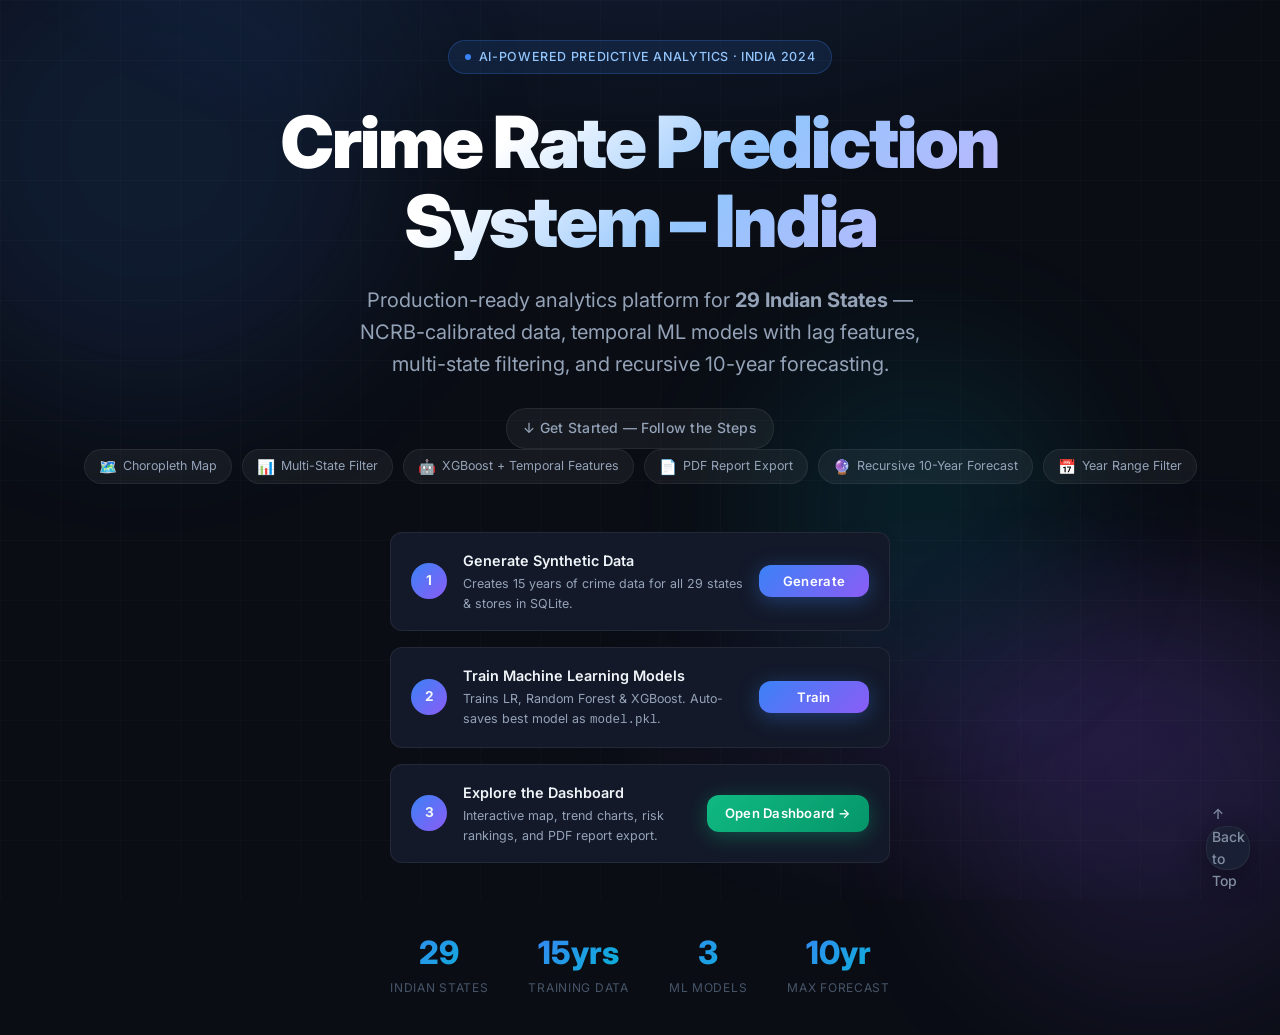
<file: templates/index.html>
<!DOCTYPE html>
<html lang="en">

<head>
    <meta charset="UTF-8">
    <meta name="viewport" content="width=device-width, initial-scale=1.0">
    <title>Crime Rate Prediction System – India</title>
    <meta name="description"
        content="AI-powered crime rate prediction across 29 Indian states using Machine Learning, historical analysis, and interactive dashboards.">
    <link rel="stylesheet" href="/static/css/style.css">
    <link rel="preconnect" href="https://fonts.googleapis.com">
    <link href="https://fonts.googleapis.com/css2?family=Inter:wght@300;400;500;600;700;800;900&display=swap"
        rel="stylesheet">
</head>

<body class="home-body" id="home-top">

    <!-- Ambient blobs -->
    <div class="blob blob-1"></div>
    <div class="blob blob-2"></div>
    <div class="blob blob-3"></div>

    <div class="hero-container">

        <!-- Badge -->
        <div class="hero-badge">
            <span class="dot"></span>
            AI-Powered Predictive Analytics · India 2024
        </div>

        <!-- Title -->
        <h1 class="hero-title">
            Crime Rate Prediction<br>System – India
        </h1>

        <!-- Subtitle -->
        <p class="hero-subtitle">
            Production-ready analytics platform for <strong>29 Indian States</strong>
            — NCRB-calibrated data, temporal ML models with lag features,
            multi-state filtering, and recursive 10-year forecasting.
        </p>

        <!-- Scroll-Down CTA Button -->
        <a href="#action-steps" class="btn btn-outline scroll-down-btn" id="btn-scroll-steps"
            aria-label="Scroll to steps" style="margin-top:8px; display:inline-flex; align-items:center; gap:8px;">
            ↓ Get Started — Follow the Steps
        </a>

        <!-- Feature Pills -->
        <div class="hero-tags">
            <span class="hero-tag"><span class="icon">🗺️</span> Choropleth Map</span>
            <span class="hero-tag"><span class="icon">📊</span> Multi-State Filter</span>
            <span class="hero-tag"><span class="icon">🤖</span> XGBoost + Temporal Features</span>
            <span class="hero-tag"><span class="icon">📄</span> PDF Report Export</span>
            <span class="hero-tag"><span class="icon">🔮</span> Recursive 10-Year Forecast</span>
            <span class="hero-tag"><span class="icon">📅</span> Year Range Filter</span>
        </div>

        <!-- Step Cards -->
        <div class="action-steps" id="action-steps">

            <!-- Step 1 -->
            <div class="step-card" id="card-1">
                <div class="step-number">1</div>
                <div class="step-content">
                    <h4>Generate Synthetic Data</h4>
                    <p>Creates 15 years of crime data for all 29 states &amp; stores in SQLite.</p>
                </div>
                <div class="step-action">
                    <button class="btn btn-primary" id="btn-generate" onclick="generateData()">
                        <span id="gen-btn-text">Generate</span>
                        <span id="gen-spinner" class="spinner hidden"></span>
                    </button>
                </div>
            </div>

            <!-- Step 2 -->
            <div class="step-card" id="card-2">
                <div class="step-number">2</div>
                <div class="step-content">
                    <h4>Train Machine Learning Models</h4>
                    <p>Trains LR, Random Forest &amp; XGBoost. Auto-saves best model as <code>model.pkl</code>.</p>
                </div>
                <div class="step-action">
                    <button class="btn btn-primary" id="btn-train" onclick="trainModel()">
                        <span id="train-btn-text">Train</span>
                        <span id="train-spinner" class="spinner hidden"></span>
                    </button>
                </div>
            </div>

            <!-- Step 3 -->
            <div class="step-card" id="card-3">
                <div class="step-number">3</div>
                <div class="step-content">
                    <h4>Explore the Dashboard</h4>
                    <p>Interactive map, trend charts, risk rankings, and PDF report export.</p>
                </div>
                <div class="step-action">
                    <a href="/dashboard" class="btn btn-success" id="btn-dashboard">
                        Open Dashboard →
                    </a>
                </div>
            </div>

        </div><!-- /.action-steps -->

        <!-- Status Message -->
        <div id="status-message" class="status-msg" style="max-width:500px; width:100%;"></div>

        <!-- Model Metrics (hidden until trained) -->
        <div id="metrics-panel" class="hidden" style="max-width:500px; width:100%; margin-top:12px;">
            <div class="metrics-card">
                <h5>🏆 Best Model Results</h5>
                <div class="metric-row">
                    <span class="metric-label">Best Model</span>
                    <span class="metric-value" id="m-best-model">–</span>
                </div>
                <div class="metric-row">
                    <span class="metric-label">R² Score</span>
                    <span class="metric-value" id="m-r2">–</span>
                </div>
                <div class="metric-row">
                    <span class="metric-label">RMSE</span>
                    <span class="metric-value" id="m-rmse">–</span>
                </div>
                <div class="metric-row">
                    <span class="metric-label">MAE</span>
                    <span class="metric-value" id="m-mae">–</span>
                </div>
            </div>
        </div>

        <!-- Stats Strip -->
        <div class="stats-strip">
            <div class="stat-pill">
                <div class="num">29</div>
                <div class="lbl">Indian States</div>
            </div>
            <div class="stat-pill">
                <div class="num">15yrs</div>
                <div class="lbl">Training Data</div>
            </div>
            <div class="stat-pill">
                <div class="num">3</div>
                <div class="lbl">ML Models</div>
            </div>
            <div class="stat-pill">
                <div class="num">10yr</div>
                <div class="lbl">Max Forecast</div>
            </div>
        </div>

    </div><!-- /.hero-container -->

    <!-- Toast Container -->
    <div class="toast-container" id="toasts"></div>

    <script>
        /* ─── Toast Utility ───────────────────────────────── */
        function showToast(msg, type = 'info', duration = 4000) {
            const icons = { info: 'ℹ️', success: '✅', error: '❌' };
            const tc = document.getElementById('toasts');
            const t = document.createElement('div');
            t.className = `toast ${type}`;
            t.innerHTML = `<span class="toast-icon">${icons[type]}</span><span class="toast-msg">${msg}</span>`;
            tc.appendChild(t);
            setTimeout(() => { t.style.opacity = '0'; t.style.transition = 'opacity 0.4s'; setTimeout(() => t.remove(), 400); }, duration);
        }

        /* ─── Status Helper ───────────────────────────────── */
        function setStatus(msg, type) {
            const el = document.getElementById('status-message');
            el.className = `status-msg show ${type}`;
            el.innerHTML = msg;
        }

        /* ─── Step 1: Generate Data ───────────────────────── */
        async function generateData() {
            const btn = document.getElementById('btn-generate');
            const txt = document.getElementById('gen-btn-text');
            const spin = document.getElementById('gen-spinner');

            btn.disabled = true;
            txt.textContent = 'Generating…';
            spin.classList.remove('hidden');
            setStatus('<span class="spinner"></span>&nbsp; Generating 15 years of synthetic data for 29 states…', 'info');

            try {
                const res = await fetch('/generate-data');
                const data = await res.json();

                if (data.error) throw new Error(data.error);

                setStatus('✅ ' + (data.message || 'Dataset generation complete!'), 'success');
                showToast('Data generated successfully!', 'success');

                // Visually mark step 1 done
                document.getElementById('card-1').style.borderColor = 'rgba(16,185,129,0.4)';
                txt.textContent = '✓ Done';

            } catch (err) {
                setStatus('❌ ' + err.message, 'error');
                showToast(err.message, 'error');
                btn.disabled = false;
                txt.textContent = 'Retry';
            } finally {
                spin.classList.add('hidden');
            }
        }

        /* ─── Step 2: Train Model ─────────────────────────── */
        async function trainModel() {
            const btn = document.getElementById('btn-train');
            const txt = document.getElementById('train-btn-text');
            const spin = document.getElementById('train-spinner');

            btn.disabled = true;
            txt.textContent = 'Training…';
            spin.classList.remove('hidden');
            setStatus('<span class="spinner"></span>&nbsp; Training Linear Regression, Random Forest &amp; XGBoost. This may take a moment…', 'info');

            try {
                const res = await fetch('/train');
                const data = await res.json();

                if (data.error) throw new Error(data.error);
                if (data.status !== 'success') throw new Error('Training failed.');

                const bm = data.best_model;
                const met = data.metrics[bm];

                // Populate metrics panel
                document.getElementById('m-best-model').textContent = bm;
                document.getElementById('m-r2').textContent = met.R2_Score;
                document.getElementById('m-rmse').textContent = met.RMSE;
                document.getElementById('m-mae').textContent = met.MAE;
                document.getElementById('metrics-panel').classList.remove('hidden');

                setStatus(`✅ Training complete! Best Model: <strong>${bm}</strong> · R²: ${met.R2_Score}`, 'success');
                showToast(`Best Model: ${bm} (R²=${met.R2_Score})`, 'success');

                document.getElementById('card-2').style.borderColor = 'rgba(16,185,129,0.4)';
                txt.textContent = '✓ Trained';

            } catch (err) {
                setStatus('❌ ' + err.message, 'error');
                showToast(err.message, 'error');
                btn.disabled = false;
                txt.textContent = 'Retry';
            } finally {
                spin.classList.add('hidden');
            }
        }
    </script>

    <!-- Back to Top -->
    <a href="#home-top" class="back-to-top" id="back-to-top" aria-label="Back to top">↑ Back to Top</a>

</body>

</html>
</file>
<file: static/css/style.css>
/* ============================================================
   CRIME RATE PREDICTION SYSTEM – INDIA
   Premium Dark Theme CSS
   ============================================================ */

@import url('https://fonts.googleapis.com/css2?family=Inter:wght@300;400;500;600;700;800;900&display=swap');

/* ─── CSS Custom Properties ─────────────────────────────── */
:root {
    --bg-primary: #0a0d14;
    --bg-secondary: #0f1320;
    --bg-card: #131929;
    --bg-hover: #1a2235;
    --border: rgba(255, 255, 255, 0.07);
    --border-bright: rgba(99, 179, 237, 0.3);

    --accent: #3b82f6;
    --accent-glow: rgba(59, 130, 246, 0.25);
    --accent-2: #8b5cf6;
    --accent-3: #06b6d4;

    --danger: #ef4444;
    --danger-glow: rgba(239, 68, 68, 0.2);
    --warning: #f59e0b;
    --success: #10b981;
    --success-glow: rgba(16, 185, 129, 0.2);

    --text-primary: #f1f5f9;
    --text-secondary: #94a3b8;
    --text-muted: #475569;

    --radius-sm: 8px;
    --radius-md: 12px;
    --radius-lg: 20px;
    --radius-xl: 28px;

    --shadow-sm: 0 2px 8px rgba(0, 0, 0, 0.4);
    --shadow-md: 0 8px 32px rgba(0, 0, 0, 0.5);
    --shadow-lg: 0 20px 60px rgba(0, 0, 0, 0.6);
    --shadow-glow: 0 0 30px var(--accent-glow);

    --transition-fast: 0.15s ease;
    --transition-base: 0.25s ease;
    --transition-slow: 0.4s cubic-bezier(0.4, 0, 0.2, 1);

    --sidebar-width: 260px;
    --navbar-height: 64px;
}

/* ─── Reset & Base ──────────────────────────────────────── */
*,
*::before,
*::after {
    box-sizing: border-box;
    margin: 0;
    padding: 0;
}

html {
    scroll-behavior: smooth;
}

/* Dashboard: prevent layout jump, smooth scroll */
.dashboard-body {
    /* Do NOT set overflow-x: hidden here — it creates a new scroll
       container that clips the Forecast Results section at the bottom.
       Horizontal overflow is handled on individual elements instead. */
    overflow-x: clip;
}

body {
    font-family: 'Inter', system-ui, sans-serif;
    background: var(--bg-primary);
    color: var(--text-primary);
    line-height: 1.6;
    min-height: 100vh;
    -webkit-font-smoothing: antialiased;
}

a {
    text-decoration: none;
    color: inherit;
}

button {
    cursor: pointer;
    border: none;
    font-family: inherit;
}

select,
input {
    font-family: inherit;
}

/* ─── Scrollbar ─────────────────────────────────────────── */
::-webkit-scrollbar {
    width: 6px;
    height: 6px;
}

::-webkit-scrollbar-track {
    background: var(--bg-secondary);
}

::-webkit-scrollbar-thumb {
    background: #374151;
    border-radius: 3px;
}

::-webkit-scrollbar-thumb:hover {
    background: #4b5563;
}

/* ─── Utility ───────────────────────────────────────────── */
.hidden {
    display: none !important;
}

.mt-2 {
    margin-top: 0.5rem;
}

.mt-4 {
    margin-top: 1rem;
}

.text-sm {
    font-size: 0.8rem;
    color: var(--text-secondary);
}

.w-100 {
    width: 100%;
}

/* ─── Buttons ───────────────────────────────────────────── */
.btn {
    display: inline-flex;
    align-items: center;
    justify-content: center;
    gap: 8px;
    padding: 12px 24px;
    border-radius: var(--radius-md);
    font-weight: 600;
    font-size: 0.9rem;
    letter-spacing: 0.02em;
    transition: all var(--transition-base);
    position: relative;
    overflow: hidden;
    white-space: nowrap;
}

.btn::before {
    content: '';
    position: absolute;
    inset: 0;
    background: rgba(255, 255, 255, 0.08);
    opacity: 0;
    transition: opacity var(--transition-fast);
}

.btn:hover::before {
    opacity: 1;
}

.btn:active {
    transform: scale(0.97);
}

.btn-primary {
    background: linear-gradient(135deg, var(--accent), var(--accent-2));
    color: #fff;
    box-shadow: 0 4px 20px rgba(59, 130, 246, 0.35);
}

.btn-primary:hover {
    box-shadow: 0 6px 28px rgba(59, 130, 246, 0.5);
    transform: translateY(-1px);
}

.btn-success {
    background: linear-gradient(135deg, var(--success), #059669);
    color: #fff;
    box-shadow: 0 4px 20px rgba(16, 185, 129, 0.35);
}

.btn-success:hover {
    box-shadow: 0 6px 28px rgba(16, 185, 129, 0.5);
    transform: translateY(-1px);
}

.btn-secondary {
    background: rgba(255, 255, 255, 0.06);
    border: 1px solid var(--border);
    color: var(--text-primary);
}

.btn-secondary:hover {
    background: rgba(255, 255, 255, 0.1);
    border-color: var(--border-bright);
}

.btn-outline {
    display: inline-flex;
    align-items: center;
    gap: 6px;
    padding: 8px 18px;
    border: 1px solid var(--border-bright);
    border-radius: var(--radius-md);
    color: var(--accent-3);
    font-size: 0.85rem;
    font-weight: 500;
    transition: all var(--transition-base);
}

.btn-outline:hover {
    background: rgba(6, 182, 212, 0.1);
    border-color: var(--accent-3);
}

.btn-danger {
    background: linear-gradient(135deg, var(--danger), #dc2626);
    color: #fff;
    box-shadow: 0 4px 20px rgba(239, 68, 68, 0.35);
}

.btn-danger:hover {
    box-shadow: 0 6px 28px rgba(239, 68, 68, 0.5);
    transform: translateY(-1px);
}

/* ─── Status / Alert Messages ───────────────────────────── */
.status-msg {
    padding: 12px 18px;
    border-radius: var(--radius-sm);
    font-size: 0.9rem;
    font-weight: 500;
    display: none;
    align-items: center;
    gap: 10px;
    animation: slideIn 0.3s ease;
    border: 1px solid transparent;
}

.status-msg.show {
    display: flex;
}

.status-msg.info {
    background: rgba(59, 130, 246, 0.15);
    border-color: rgba(59, 130, 246, 0.3);
    color: #93c5fd;
}

.status-msg.success {
    background: rgba(16, 185, 129, 0.15);
    border-color: rgba(16, 185, 129, 0.3);
    color: #6ee7b7;
}

.status-msg.error {
    background: rgba(239, 68, 68, 0.15);
    border-color: rgba(239, 68, 68, 0.3);
    color: #fca5a5;
}

/* ─── Loader / Spinner ──────────────────────────────────── */
.spinner {
    width: 20px;
    height: 20px;
    border: 2px solid rgba(255, 255, 255, 0.2);
    border-top-color: #fff;
    border-radius: 50%;
    animation: spin 0.7s linear infinite;
    flex-shrink: 0;
}

/* ─── Animations ────────────────────────────────────────── */
@keyframes spin {
    to {
        transform: rotate(360deg);
    }
}

@keyframes slideIn {
    from {
        opacity: 0;
        transform: translateY(-8px);
    }

    to {
        opacity: 1;
        transform: translateY(0);
    }
}

@keyframes fadeUp {
    from {
        opacity: 0;
        transform: translateY(30px);
    }

    to {
        opacity: 1;
        transform: translateY(0);
    }
}

@keyframes floatBlob {

    0%,
    100% {
        transform: translate(0, 0) scale(1);
    }

    33% {
        transform: translate(30px, -50px) scale(1.05);
    }

    66% {
        transform: translate(-20px, 20px) scale(0.98);
    }
}

@keyframes shimmer {
    from {
        background-position: -400px 0;
    }

    to {
        background-position: 400px 0;
    }
}

@keyframes pulse-ring {
    0% {
        transform: scale(0.95);
        box-shadow: 0 0 0 0 rgba(59, 130, 246, 0.5);
    }

    70% {
        transform: scale(1);
        box-shadow: 0 0 0 10px rgba(59, 130, 246, 0);
    }

    100% {
        transform: scale(0.95);
        box-shadow: 0 0 0 0 rgba(59, 130, 246, 0);
    }
}

@keyframes gradientShift {
    0% {
        background-position: 0% 50%;
    }

    50% {
        background-position: 100% 50%;
    }

    100% {
        background-position: 0% 50%;
    }
}

/* ════════════════════════════════════════════════════════════
   HOME / LANDING PAGE
   ════════════════════════════════════════════════════════════ */

.home-body {
    background: var(--bg-primary);
    overflow: hidden;
    position: relative;
}

.home-body::before {
    content: '';
    position: fixed;
    inset: 0;
    background:
        radial-gradient(ellipse 80% 60% at 50% -20%, rgba(59, 130, 246, 0.18) 0%, transparent 70%),
        radial-gradient(ellipse 60% 40% at 80% 80%, rgba(139, 92, 246, 0.12) 0%, transparent 60%);
    pointer-events: none;
    z-index: 0;
}

/* ── Grid background ── */
.home-body::after {
    content: '';
    position: fixed;
    inset: 0;
    background-image:
        linear-gradient(rgba(255, 255, 255, 0.02) 1px, transparent 1px),
        linear-gradient(90deg, rgba(255, 255, 255, 0.02) 1px, transparent 1px);
    background-size: 60px 60px;
    pointer-events: none;
    z-index: 0;
}

.hero-container {
    position: relative;
    z-index: 1;
    min-height: 100vh;
    display: flex;
    flex-direction: column;
    align-items: center;
    justify-content: center;
    padding: 40px 24px;
    text-align: center;
    gap: 0;
}

/* ── Floating Blobs ── */
.blob {
    position: fixed;
    border-radius: 50%;
    filter: blur(80px);
    opacity: 0.12;
    animation: floatBlob 12s ease-in-out infinite;
    pointer-events: none;
    z-index: 0;
}

.blob-1 {
    width: 500px;
    height: 500px;
    background: var(--accent);
    top: -100px;
    left: -100px;
    animation-delay: 0s;
}

.blob-2 {
    width: 400px;
    height: 400px;
    background: var(--accent-2);
    bottom: -100px;
    right: -80px;
    animation-delay: -4s;
}

.blob-3 {
    width: 300px;
    height: 300px;
    background: var(--accent-3);
    top: 40%;
    left: 60%;
    animation-delay: -8s;
}

/* ── Badge ── */
.hero-badge {
    display: inline-flex;
    align-items: center;
    gap: 8px;
    padding: 6px 16px;
    background: rgba(59, 130, 246, 0.12);
    border: 1px solid rgba(59, 130, 246, 0.25);
    border-radius: 100px;
    font-size: 0.78rem;
    font-weight: 500;
    color: #93c5fd;
    letter-spacing: 0.05em;
    text-transform: uppercase;
    margin-bottom: 28px;
    animation: fadeUp 0.6s ease both;
}

.hero-badge .dot {
    width: 6px;
    height: 6px;
    background: var(--accent);
    border-radius: 50%;
    animation: pulse-ring 2s ease infinite;
}

/* ── Title ── */
.hero-title {
    font-size: clamp(2.5rem, 6vw, 4.5rem);
    font-weight: 900;
    line-height: 1.1;
    letter-spacing: -0.03em;
    margin-bottom: 24px;
    background: linear-gradient(135deg, #fff 30%, #93c5fd 60%, #c4b5fd 100%);
    -webkit-background-clip: text;
    -webkit-text-fill-color: transparent;
    background-clip: text;
    animation: fadeUp 0.6s 0.1s ease both;
}

/* ── Subtitle ── */
.hero-subtitle {
    font-size: clamp(1rem, 2vw, 1.25rem);
    color: var(--text-secondary);
    max-width: 560px;
    margin-bottom: 20px;
    font-weight: 400;
    animation: fadeUp 0.6s 0.2s ease both;
}

/* ── Tagline pills ── */
.hero-tags {
    display: flex;
    flex-wrap: wrap;
    gap: 10px;
    justify-content: center;
    margin-bottom: 48px;
    animation: fadeUp 0.6s 0.3s ease both;
}

.hero-tag {
    padding: 5px 14px;
    background: rgba(255, 255, 255, 0.05);
    border: 1px solid var(--border);
    border-radius: 100px;
    font-size: 0.78rem;
    color: var(--text-secondary);
    display: flex;
    align-items: center;
    gap: 6px;
}

.hero-tag .icon {
    font-size: 0.9rem;
}

/* ── Action Steps ── */
.action-steps {
    display: flex;
    flex-direction: column;
    gap: 16px;
    width: 100%;
    max-width: 500px;
    animation: fadeUp 0.6s 0.35s ease both;
    margin-bottom: 32px;
}

.step-card {
    background: var(--bg-card);
    border: 1px solid var(--border);
    border-radius: var(--radius-md);
    padding: 16px 20px;
    display: flex;
    align-items: center;
    gap: 16px;
    transition: all var(--transition-base);
}

.step-card:hover {
    border-color: var(--border-bright);
    background: var(--bg-hover);
    transform: translateX(4px);
}

.step-number {
    width: 36px;
    height: 36px;
    border-radius: 50%;
    background: linear-gradient(135deg, var(--accent), var(--accent-2));
    display: flex;
    align-items: center;
    justify-content: center;
    font-weight: 700;
    font-size: 0.85rem;
    flex-shrink: 0;
}

.step-content {
    flex: 1;
    text-align: left;
}

.step-content h4 {
    font-size: 0.9rem;
    font-weight: 600;
    margin-bottom: 2px;
}

.step-content p {
    font-size: 0.78rem;
    color: var(--text-secondary);
}

.step-action .btn {
    padding: 8px 18px;
    font-size: 0.82rem;
    min-width: 110px;
}

/* ── Status box ── */
#status-message {
    width: 100%;
    max-width: 500px;
    animation: fadeUp 0.4s ease both;
}

/* ── Stats Strip ── */
.stats-strip {
    display: flex;
    gap: 40px;
    justify-content: center;
    flex-wrap: wrap;
    margin-top: 32px;
    animation: fadeUp 0.6s 0.5s ease both;
}

.stat-pill {
    text-align: center;
}

.stat-pill .num {
    font-size: 2rem;
    font-weight: 800;
    background: linear-gradient(135deg, var(--accent), var(--accent-3));
    -webkit-background-clip: text;
    -webkit-text-fill-color: transparent;
    background-clip: text;
}

.stat-pill .lbl {
    font-size: 0.75rem;
    color: var(--text-muted);
    text-transform: uppercase;
    letter-spacing: 0.06em;
}

/* ════════════════════════════════════════════════════════════
   NAVBAR
   ════════════════════════════════════════════════════════════ */

.navbar {
    position: fixed;
    top: 0;
    left: 0;
    right: 0;
    height: var(--navbar-height);
    background: rgba(10, 13, 20, 0.85);
    backdrop-filter: blur(20px);
    -webkit-backdrop-filter: blur(20px);
    border-bottom: 1px solid var(--border);
    display: flex;
    align-items: center;
    justify-content: space-between;
    padding: 0 28px;
    z-index: 1000;
}

.nav-brand {
    display: flex;
    align-items: center;
    gap: 12px;
}

.nav-brand .brand-icon {
    width: 36px;
    height: 36px;
    border-radius: var(--radius-sm);
    background: linear-gradient(135deg, var(--accent), var(--accent-2));
    display: flex;
    align-items: center;
    justify-content: center;
    font-size: 1.1rem;
}

.nav-brand .brand-text {
    font-size: 1rem;
    font-weight: 700;
    letter-spacing: -0.01em;
}

.nav-brand .brand-sub {
    font-size: 0.7rem;
    color: var(--text-muted);
    font-weight: 400;
}

.nav-links {
    display: flex;
    align-items: center;
    gap: 8px;
}

.nav-item {
    padding: 7px 16px;
    border-radius: var(--radius-sm);
    font-size: 0.85rem;
    color: var(--text-secondary);
    font-weight: 500;
    transition: all var(--transition-fast);
}

.nav-item:hover {
    background: rgba(255, 255, 255, 0.06);
    color: var(--text-primary);
}

.nav-item.active {
    background: rgba(59, 130, 246, 0.12);
    color: #93c5fd;
}

/* ════════════════════════════════════════════════════════════
   DASHBOARD LAYOUT
   ════════════════════════════════════════════════════════════ */

.dashboard-body {
    background: var(--bg-primary);
    padding-top: var(--navbar-height);
    min-height: 100vh;
    /* Page scrolls normally — do NOT restrict overflow here */
    overflow: auto;
}

.dashboard-container {
    display: flex;
    /* Height must NOT be fixed or it clips the forecast results table —
       let the container grow as tall as its content */
    min-height: calc(100vh - var(--navbar-height));
    height: auto;
    align-items: flex-start;
}

/* ── Sidebar ── */
.sidebar {
    width: var(--sidebar-width);
    background: var(--bg-secondary);
    border-right: 1px solid var(--border);
    padding: 24px 16px;
    /* Sticky sidebar: stays in view as user scrolls through main content */
    position: sticky;
    top: var(--navbar-height);
    height: calc(100vh - var(--navbar-height));
    overflow-y: auto;
    flex-shrink: 0;
    display: flex;
    flex-direction: column;
    gap: 20px;
}

.sidebar-title {
    font-size: 0.7rem;
    font-weight: 600;
    color: var(--text-muted);
    text-transform: uppercase;
    letter-spacing: 0.1em;
    padding: 0 4px;
}

.form-group {
    display: flex;
    flex-direction: column;
    gap: 6px;
}

.form-group label {
    font-size: 0.78rem;
    font-weight: 500;
    color: var(--text-secondary);
}

.form-group select,
.form-group input {
    background: rgba(255, 255, 255, 0.05);
    border: 1px solid var(--border);
    border-radius: var(--radius-sm);
    color: var(--text-primary);
    padding: 9px 12px;
    font-size: 0.85rem;
    width: 100%;
    transition: border-color var(--transition-fast);
    appearance: none;
    cursor: pointer;
}

.form-group select:focus,
.form-group input:focus {
    outline: none;
    border-color: var(--border-bright);
    background: rgba(59, 130, 246, 0.06);
}

.sidebar-divider {
    height: 1px;
    background: var(--border);
}

.sidebar-actions {
    display: flex;
    flex-direction: column;
    gap: 10px;
}

/* Model Metrics Card in Sidebar */
.metrics-card {
    background: rgba(59, 130, 246, 0.08);
    border: 1px solid rgba(59, 130, 246, 0.2);
    border-radius: var(--radius-md);
    padding: 14px;
}

.metrics-card h5 {
    font-size: 0.75rem;
    color: #93c5fd;
    font-weight: 600;
    text-transform: uppercase;
    letter-spacing: 0.07em;
    margin-bottom: 10px;
}

.metric-row {
    display: flex;
    justify-content: space-between;
    align-items: center;
    font-size: 0.78rem;
    padding: 3px 0;
    border-bottom: 1px solid rgba(255, 255, 255, 0.04);
}

.metric-row:last-child {
    border-bottom: none;
}

.metric-row .metric-label {
    color: var(--text-secondary);
}

.metric-row .metric-value {
    color: var(--text-primary);
    font-weight: 600;
}

/* ── Main Content ── */
.main-content {
    flex: 1;
    /* No overflow restrictions — let the page body scroll naturally
       so the Forecast Results table at the bottom is always reachable */
    overflow: visible;
    min-width: 0;
    padding: 24px;
    /* Extra bottom padding so the table is not hidden behind the
       back-to-top button or toasts */
    padding-bottom: 120px;
    display: flex;
    flex-direction: column;
    gap: 20px;
    position: relative;
}

/* Forecast Results: scroll-margin so it sits below fixed navbar when scrolled into view */
.table-card,
#forecast-results-section {
    scroll-margin-top: 100px;
    flex-shrink: 0;
}

/* ── Widgets Strip ── */
.widgets-row {
    display: grid;
    grid-template-columns: repeat(4, 1fr);
    gap: 16px;
}

.widget {
    background: var(--bg-card);
    border: 1px solid var(--border);
    border-radius: var(--radius-md);
    padding: 18px 20px;
    position: relative;
    overflow: hidden;
    transition: all var(--transition-base);
}

.widget:hover {
    border-color: var(--border-bright);
    transform: translateY(-2px);
    box-shadow: var(--shadow-md);
}

.widget::before {
    content: '';
    position: absolute;
    top: 0;
    left: 0;
    right: 0;
    height: 2px;
    background: linear-gradient(90deg, var(--accent), var(--accent-2));
    opacity: 0;
    transition: opacity var(--transition-base);
}

.widget:hover::before {
    opacity: 1;
}

.widget-label {
    font-size: 0.72rem;
    color: var(--text-muted);
    text-transform: uppercase;
    letter-spacing: 0.08em;
    font-weight: 600;
    margin-bottom: 8px;
    display: flex;
    align-items: center;
    gap: 6px;
}

.widget-icon {
    font-size: 0.95rem;
    opacity: 0.7;
}

.widget-val {
    font-size: 1.7rem;
    font-weight: 800;
    letter-spacing: -0.02em;
    line-height: 1.1;
}

.widget-val.danger {
    color: var(--danger);
}

.widget-val.warning {
    color: var(--warning);
}

.widget-val.success {
    color: var(--success);
}

.widget-val.accent {
    color: var(--accent);
}

.widget-sub {
    font-size: 0.72rem;
    color: var(--text-muted);
    margin-top: 4px;
}

/* ── Charts Row ── */
.charts-row {
    display: grid;
    gap: 16px;
}

.charts-row.two-col {
    grid-template-columns: 1fr 1fr;
}

.charts-row.three-col {
    grid-template-columns: 1.5fr 1fr 1fr;
}

/* Full-width single column (Row 3 Forecast bar, Row 4 Feature importance) */
.charts-row--full {
    grid-template-columns: 1fr;
}

.dashboard-actions {
    display: flex;
    gap: 12px;
    flex-shrink: 0;
}

.scroll-to-forecast {
    padding: 8px 16px;
    font-size: 0.85rem;
}

.chart-card {
    background: var(--bg-card);
    border: 1px solid var(--border);
    border-radius: var(--radius-md);
    padding: 20px;
    display: flex;
    flex-direction: column;
    overflow: hidden;
}

/* Only chart cards with canvas/map get fixed max-height; table card stays flexible */


.chart-card:hover {
    border-color: rgba(255, 255, 255, 0.1);
}

/* Chart container: fixed height, no infinite expand */
.chart-container {
    height: 400px;
    position: relative;
    overflow: hidden;
    flex-shrink: 0;
}

/* Fixed-height chart containers – prevent charts from expanding page */
.chart-canvas-wrap {
    height: 360px;
    max-height: 360px;
    min-height: 320px;
    position: relative;
    overflow: hidden;
    flex-shrink: 0;
}

.chart-container.chart-canvas-wrap {
    height: 400px;
    min-height: 320px;
    max-height: 400px;
}

/* Feature Importance: compact height so Forecast Results table is easier to reach */
.chart-container--compact {
    height: 300px;
    min-height: 260px;
    max-height: 320px;
}

.chart-canvas-wrap canvas {
    width: 100% !important;
    height: 100% !important;
}

.chart-card .chart-title,
.chart-card .chart-title-row {
    flex-shrink: 0;
}

.chart-title {
    font-size: 0.9rem;
    font-weight: 600;
    color: var(--text-primary);
    margin-bottom: 16px;
    display: flex;
    align-items: center;
    gap: 8px;
}

.chart-title .icon {
    opacity: 0.7;
}

.chart-title-row {
    display: flex;
    align-items: center;
    justify-content: space-between;
    margin-bottom: 16px;
}

/* ── Map Card ── */
.map-card {
    max-height: 500px;
    display: flex;
    flex-direction: column;
}

.chart-canvas-wrap--map {
    height: 380px;
    min-height: 320px;
    max-height: 420px;
    flex-shrink: 0;
    overflow: hidden;
    border-radius: var(--radius-sm);
}

.chart-canvas-wrap--map #map {
    height: 100% !important;
    min-height: 320px;
    max-height: 420px;
    width: 100%;
    border-radius: var(--radius-sm);
    background: #0d1117;
    overflow: hidden;
}

#map {
    height: 380px;
    border-radius: var(--radius-sm);
    background: #0d1117;
    overflow: hidden;
}

/* ── Table Card ── */
.table-wrapper {
    overflow-x: auto;
    border-radius: var(--radius-sm);
}

.data-table {
    width: 100%;
    border-collapse: collapse;
    font-size: 0.82rem;
}

.data-table thead th {
    background: rgba(255, 255, 255, 0.04);
    color: var(--text-muted);
    text-transform: uppercase;
    font-size: 0.7rem;
    letter-spacing: 0.07em;
    font-weight: 600;
    padding: 10px 14px;
    text-align: left;
    border-bottom: 1px solid var(--border);
}

.data-table tbody tr {
    border-bottom: 1px solid rgba(255, 255, 255, 0.03);
    transition: background var(--transition-fast);
}

.data-table tbody tr:hover {
    background: rgba(255, 255, 255, 0.03);
}

.data-table tbody td {
    padding: 10px 14px;
    color: var(--text-secondary);
}

.data-table tbody td:first-child {
    color: var(--text-primary);
    font-weight: 500;
}

/* ── Risk Level Badges ── */
.badge {
    display: inline-flex;
    align-items: center;
    gap: 4px;
    padding: 3px 10px;
    border-radius: 100px;
    font-size: 0.7rem;
    font-weight: 600;
    letter-spacing: 0.04em;
}

.badge-high {
    background: rgba(239, 68, 68, 0.15);
    color: #fca5a5;
    border: 1px solid rgba(239, 68, 68, 0.25);
}

.badge-medium {
    background: rgba(245, 158, 11, 0.15);
    color: #fcd34d;
    border: 1px solid rgba(245, 158, 11, 0.25);
}

.badge-low {
    background: rgba(16, 185, 129, 0.15);
    color: #6ee7b7;
    border: 1px solid rgba(16, 185, 129, 0.25);
}

/* ── Leaflet overrides ── */
.leaflet-container {
    background: #0d1117 !important;
    font-family: 'Inter', sans-serif;
}

.leaflet-control-attribution {
    background: rgba(0, 0, 0, 0.6) !important;
    color: #475569 !important;
    font-size: 0.65rem !important;
}

.leaflet-control-zoom a {
    background: var(--bg-card) !important;
    color: var(--text-secondary) !important;
    border-color: var(--border) !important;
}

.leaflet-popup-content-wrapper {
    background: var(--bg-card) !important;
    color: var(--text-primary) !important;
    border: 1px solid var(--border-bright) !important;
    border-radius: var(--radius-md) !important;
    box-shadow: var(--shadow-md) !important;
}

.leaflet-popup-tip {
    background: var(--bg-card) !important;
}

/* ── Skeleton Loader ── */
.skeleton {
    background: linear-gradient(90deg, rgba(255, 255, 255, 0.04) 25%, rgba(255, 255, 255, 0.08) 50%, rgba(255, 255, 255, 0.04) 75%);
    background-size: 400px 100%;
    animation: shimmer 1.5s infinite;
    border-radius: var(--radius-sm);
}

/* ── Legend ── */
.map-legend {
    display: flex;
    align-items: center;
    gap: 16px;
    flex-wrap: wrap;
    margin-top: 10px;
    font-size: 0.75rem;
    color: var(--text-secondary);
}

.legend-item {
    display: flex;
    align-items: center;
    gap: 6px;
}

.legend-dot {
    width: 12px;
    height: 12px;
    border-radius: 3px;
    flex-shrink: 0;
}

/* ── Notification Toast ── */
.toast-container {
    position: fixed;
    bottom: 24px;
    right: 24px;
    display: flex;
    flex-direction: column;
    gap: 10px;
    z-index: 9999;
}

.toast {
    background: var(--bg-card);
    border: 1px solid var(--border);
    border-radius: var(--radius-md);
    padding: 14px 18px;
    min-width: 280px;
    max-width: 360px;
    box-shadow: var(--shadow-lg);
    display: flex;
    align-items: center;
    gap: 12px;
    animation: slideIn 0.3s ease;
    font-size: 0.85rem;
}

.toast.success {
    border-left: 3px solid var(--success);
}

.toast.error {
    border-left: 3px solid var(--danger);
}

.toast.info {
    border-left: 3px solid var(--accent);
}

.toast-icon {
    font-size: 1.1rem;
    flex-shrink: 0;
}

.toast-msg {
    flex: 1;
    line-height: 1.4;
}

/* ─── Back to Top ── */
.dashboard-top-anchor {
    position: absolute;
    top: 0;
    left: 0;
    width: 0;
    height: 0;
    pointer-events: none;
}

.back-to-top {
    position: fixed;
    bottom: 88px;
    right: 24px;
    z-index: 900;
    display: inline-flex;
    align-items: center;
    justify-content: center;
    width: 44px;
    height: 44px;
    padding: 0;
    background: var(--bg-card);
    border: 1px solid var(--border);
    border-radius: 50%;
    color: var(--text-secondary);
    font-size: 1.25rem;
    font-weight: 600;
    text-decoration: none;
    box-shadow: var(--shadow-md);
    transition: all var(--transition-base);
    opacity: 0.85;
}

.back-to-top:hover {
    background: var(--bg-hover);
    color: var(--accent);
    border-color: var(--border-bright);
    opacity: 1;
    transform: translateY(-2px);
}

/* ─── Progress Bar ── */
.progress-bar-wrap {
    background: rgba(255, 255, 255, 0.06);
    border-radius: 100px;
    height: 6px;
    overflow: hidden;
}

.progress-bar-fill {
    height: 100%;
    border-radius: 100px;
    background: linear-gradient(90deg, var(--accent), var(--accent-2));
    transition: width 0.6s cubic-bezier(0.4, 0, 0.2, 1);
}

/* ─── Responsive ─────────────────────────────────────────── */
/* Desktop: 2 columns for chart rows (default in .two-col, .three-col) */
@media (max-width: 1280px) {
    .widgets-row {
        grid-template-columns: repeat(2, 1fr);
    }

    .charts-row.three-col {
        grid-template-columns: 1fr 1fr;
    }

    .chart-canvas-wrap {
        height: 350px;
        min-height: 260px;
    }

    .chart-canvas-wrap--map {
        height: 360px;
        min-height: 280px;
    }

    .chart-container {
        height: 380px;
    }
}

/* Tablet: single column stacked, full width */
@media (max-width: 900px) {
    .dashboard-container {
        flex-direction: column;
        height: auto;
        min-height: calc(100vh - var(--navbar-height));
        align-items: stretch;
    }

    .main-content {
        flex: 1;
        padding-bottom: 80px;
        overflow: visible;
    }

    /* Reset sticky positioning on small screens — sidebar stacks above content */
    .sidebar {
        position: static;
        width: 100%;
        height: auto;
        border-right: none;
        border-bottom: 1px solid var(--border);
        flex-direction: row;
        flex-wrap: wrap;
        overflow-y: visible;
    }

    .charts-row.two-col,
    .charts-row.three-col {
        grid-template-columns: 1fr;
    }

    .widgets-row {
        grid-template-columns: 1fr 1fr;
    }

    .chart-canvas-wrap {
        height: 340px;
        min-height: 280px;
        max-height: 380px;
    }

    .chart-canvas-wrap--map {
        height: 340px;
        min-height: 300px;
        max-height: 400px;
    }

    .back-to-top {
        bottom: 24px;
        right: 20px;
    }

    .charts-row.two-col {
        grid-template-columns: 1fr;
    }

    .chart-container {
        height: 360px;
    }
}

/* Mobile: full width stacked */
@media (max-width: 540px) {
    .widgets-row {
        grid-template-columns: 1fr;
    }

    .hero-title {
        font-size: 2rem;
    }

    .stats-strip {
        gap: 24px;
    }

    .main-content {
        padding: 16px;
    }

    .chart-canvas-wrap {
        height: 300px;
        min-height: 260px;
        max-height: 350px;
    }

    .chart-canvas-wrap--map {
        height: 300px;
        min-height: 260px;
        max-height: 360px;
    }

    .back-to-top {
        width: 40px;
        height: 40px;
        bottom: 20px;
        right: 16px;
        font-size: 1.1rem;
    }

    .chart-container {
        height: 320px;
    }

    .dashboard-actions {
        justify-content: center;
    }
}

/* ════════════════════════════════════════════════════════════
   MULTI-STATE SELECT DROPDOWN
   ════════════════════════════════════════════════════════════ */
:root {
    --surface-2: #1a2235;
}

.multiselect-wrapper {
    position: relative;
    width: 100%;
}

.ms-trigger {
    display: flex;
    align-items: center;
    justify-content: space-between;
    background: rgba(255, 255, 255, 0.05);
    border: 1px solid var(--border);
    border-radius: var(--radius-sm);
    padding: 9px 12px;
    font-size: 0.85rem;
    color: var(--text-primary);
    cursor: pointer;
    transition: border-color var(--transition-fast);
    user-select: none;
}

.ms-trigger:hover,
.ms-trigger:focus {
    border-color: var(--border-bright);
    outline: none;
}

.ms-arrow {
    font-size: 0.75rem;
    color: var(--text-muted);
    transition: transform var(--transition-fast);
}

.ms-dropdown {
    position: absolute;
    top: calc(100% + 4px);
    left: 0;
    right: 0;
    z-index: 500;
    background: var(--bg-card);
    border: 1px solid var(--border-bright);
    border-radius: var(--radius-md);
    box-shadow: var(--shadow-md);
    overflow: hidden;
    animation: slideIn 0.15s ease;
}

.ms-search-box {
    padding: 8px;
    border-bottom: 1px solid var(--border);
}

.ms-search-box input {
    width: 100%;
    background: var(--surface-2);
    border: 1px solid var(--border);
    border-radius: 6px;
    color: var(--text-primary);
    padding: 7px 10px;
    font-size: 0.82rem;
    font-family: inherit;
}

.ms-search-box input:focus {
    outline: none;
    border-color: var(--border-bright);
}

.ms-options {
    max-height: 200px;
    overflow-y: auto;
    padding: 4px 0;
}

.ms-option {
    display: flex;
    align-items: center;
    gap: 8px;
    padding: 6px 12px;
    cursor: pointer;
    transition: background var(--transition-fast);
    font-size: 0.82rem;
}

.ms-option:hover {
    background: rgba(59, 130, 246, 0.1);
}

.ms-option input[type="checkbox"] {
    accent-color: var(--accent);
    width: 13px;
    height: 13px;
    flex-shrink: 0;
    cursor: pointer;
}

.ms-option label {
    cursor: pointer;
    color: var(--text-primary);
    white-space: nowrap;
    font-size: 0.82rem;
}

.ms-footer {
    display: flex;
    gap: 6px;
    padding: 8px;
    border-top: 1px solid var(--border);
    background: var(--bg-secondary);
}

.ms-btn {
    flex: 1;
    padding: 5px 8px;
    background: rgba(255, 255, 255, 0.06);
    border: 1px solid var(--border);
    border-radius: 6px;
    color: var(--text-secondary);
    font-size: 0.75rem;
    font-family: inherit;
    cursor: pointer;
    transition: all var(--transition-fast);
}

.ms-btn:hover {
    background: rgba(255, 255, 255, 0.12);
    color: var(--text-primary);
}

.ms-btn-apply {
    background: rgba(59, 130, 246, 0.2);
    border-color: rgba(59, 130, 246, 0.35);
    color: #93c5fd;
    font-weight: 600;
}

.ms-btn-apply:hover {
    background: rgba(59, 130, 246, 0.35);
    color: #fff;
}

/* Scroll Utilities */
html {
    scroll-behavior: smooth;
}

.back-to-top {
    position: fixed;
    bottom: 30px;
    right: 30px;
    background: var(--surface-2);
    border: 1px solid var(--border);
    color: var(--text-secondary);
    padding: 10px 16px;
    border-radius: 20px;
    text-decoration: none;
    font-size: 14px;
    font-weight: 500;
    display: flex;
    align-items: center;
    gap: 6px;
    transition: all 0.3s ease;
    z-index: 999;
}

.back-to-top:hover {
    background: var(--primary-color);
    color: var(--text-primary);
    border-color: rgba(96, 165, 250, 0.4);
    transform: translateY(-2px);
    box-shadow: 0 4px 12px rgba(0, 0, 0, 0.3);
}

.scroll-down-btn {
    border: 1px solid var(--border);
    background: rgba(255, 255, 255, 0.05);
    color: var(--text-secondary);
    border-radius: 20px;
    padding: 8px 16px;
    font-size: 14px;
    text-decoration: none;
    transition: all 0.3s ease;
}

.scroll-down-btn:hover {
    background: rgba(255, 255, 255, 0.1);
    color: var(--text-primary);
    border-color: rgba(255, 255, 255, 0.2);
}

/* ════════════════════════════════════════════════════════════════
   RESPONSIVE DESIGN
   ════════════════════════════════════════════════════════════════ */
/* ════════════════════════════════════════════════════════════
   YEAR RANGE INPUTS
   ════════════════════════════════════════════════════════════ */
.year-range-row select {
    width: 100%;
    background: rgba(255, 255, 255, 0.05);
    border: 1px solid var(--border);
    border-radius: var(--radius-sm);
    color: var(--text-primary);
    padding: 9px 12px;
    font-size: 0.85rem;
    font-family: inherit;
    appearance: none;
    cursor: pointer;
}

.year-range-row select:focus {
    outline: none;
    border-color: var(--border-bright);
}

.year-inputs {
    display: flex;
    gap: 6px;
    margin-top: 6px;
}

.year-inputs input {
    flex: 1;
    min-width: 0;
    background: rgba(255, 255, 255, 0.05);
    border: 1px solid var(--border);
    border-radius: var(--radius-sm);
    color: var(--text-primary);
    padding: 8px 10px;
    font-size: 0.82rem;
    font-family: inherit;
    text-align: center;
}

.year-inputs input:focus {
    outline: none;
    border-color: var(--border-bright);
}

/* ════════════════════════════════════════════════════════════
   LOADING OVERLAY
   ════════════════════════════════════════════════════════════ */
.loading-overlay {
    position: absolute;
    inset: 0;
    background: rgba(10, 13, 20, 0.7);
    backdrop-filter: blur(4px);
    z-index: 200;
    display: flex;
    flex-direction: column;
    align-items: center;
    justify-content: center;
    gap: 16px;
    border-radius: var(--radius-md);
}



.loading-spinner {
    width: 44px;
    height: 44px;
    border: 3px solid rgba(59, 130, 246, 0.2);
    border-top-color: var(--accent);
    border-radius: 50%;
    animation: spin 0.8s linear infinite;
}

.loading-text {
    font-size: 0.9rem;
    color: var(--text-secondary);
    font-weight: 500;
}

/* ════════════════════════════════════════════════════════════
   EMPTY STATE
   ════════════════════════════════════════════════════════════ */
.empty-state {
    text-align: center;
    padding: 40px 20px;
    color: var(--text-muted);
    font-size: 0.9rem;
    border: 1px dashed var(--border);
    border-radius: var(--radius-md);
    margin: 12px 0;
}

/* ════════════════════════════════════════════════════════════
   SORTABLE TABLE HEADERS
   ════════════════════════════════════════════════════════════ */
.data-table th.sortable {
    cursor: pointer;
    user-select: none;
    transition: color var(--transition-fast);
    white-space: nowrap;
}

.data-table th.sortable:hover {
    color: var(--accent);
}
</file>
